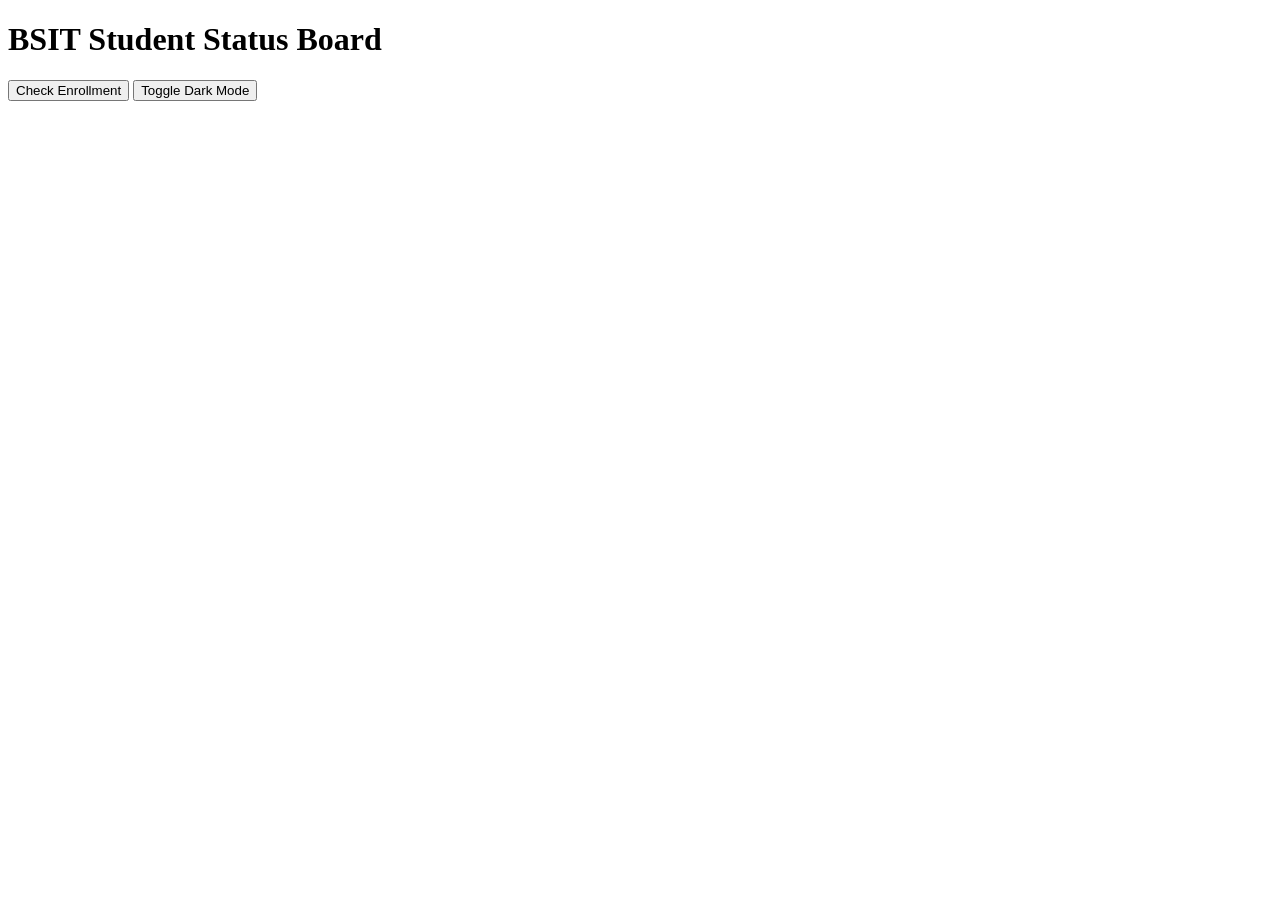
<file: Lab3_Hernandez/index.html>
<!DOCTYPE html>
<html lang="en">
<head>
    <meta charset="UTF-8">
    <meta name="viewport" content="width=device-width, initial-scale=1.0">
    <title>BSIT Student Status Board</title>
</head>
<body>
    <h1>BSIT Student Status Board</h1>
    <p id="statusMessage"></p>
    <button id="enrollBtn">Check Enrollment</button>
    <button id="themeBtn">Toggle Dark Mode</button>

    <script src="script.js"></script>
</body>
</html>
</file>
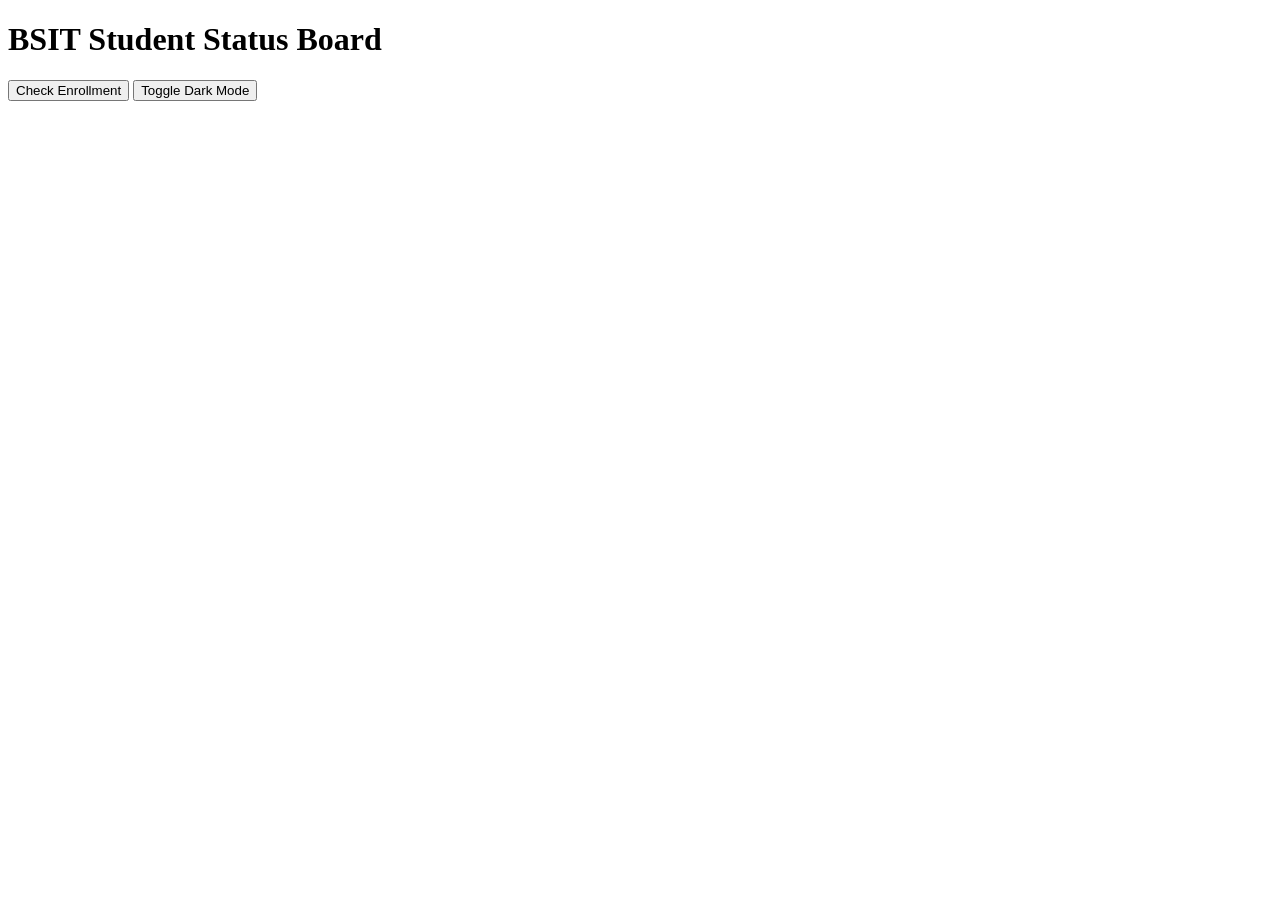
<file: Lab4_Hernandez/index.html>
<!DOCTYPE html>
<html lang="en">
<head>
    <meta charset="UTF-8">
    <meta name="viewport" content="width=device-width, initial-scale=1.0">
    <title>BSIT Student Status Board</title>
</head>
<body>
    <h1>BSIT Student Status Board</h1>
    <p id="statusMessage"></p>
    <button id="enrollBtn">Check Enrollment</button>
    <button id="themeBtn">Toggle Dark Mode</button>

    <script src="script.js"></script>
</body>
</html>
</file>
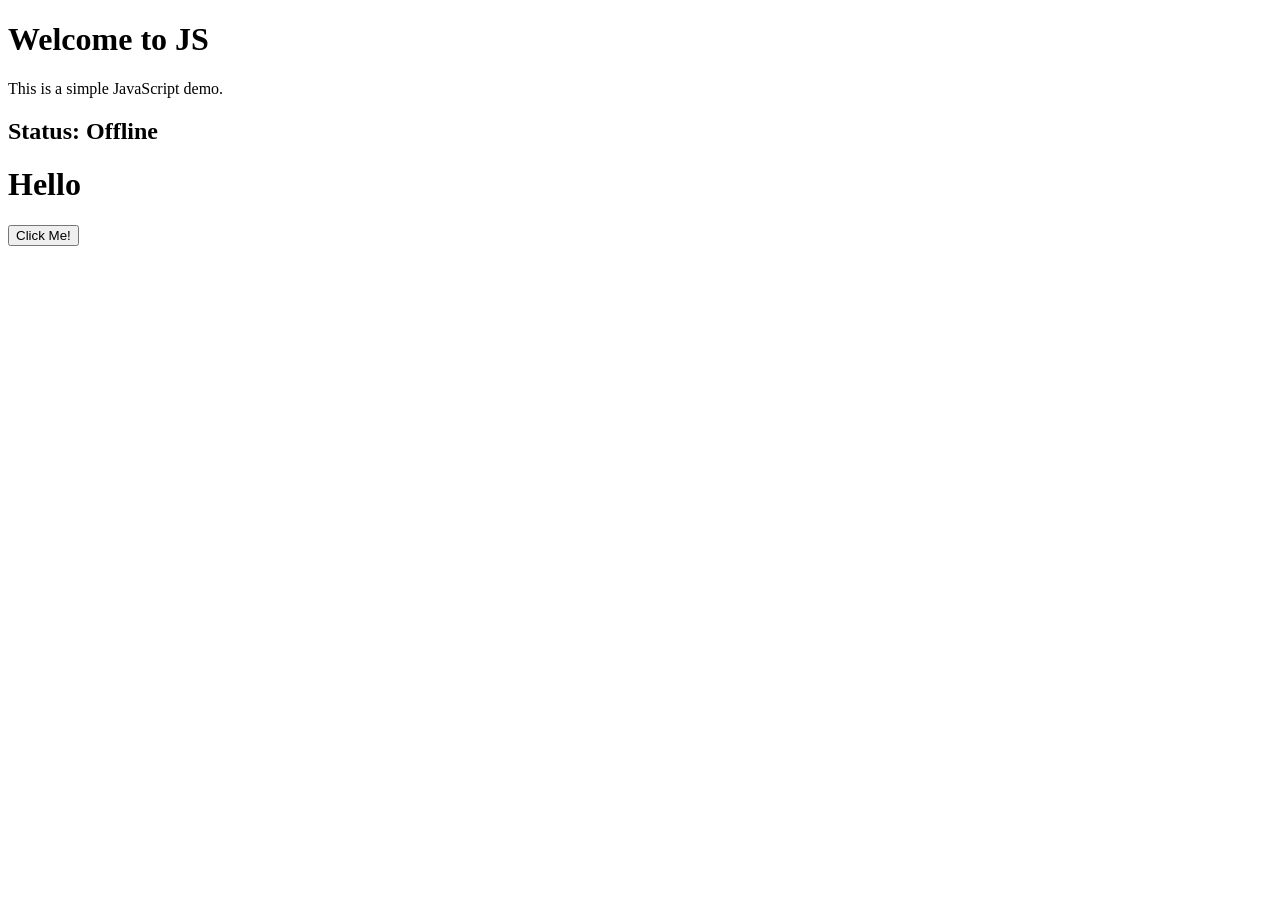
<file: JS_Lecture/js1.html>
<!DOCTYPE html>
<html>
    <head>
        <title>JavaScript Demo</title>
    </head>


    <body>
        <h1>Welcome to JS</h1>
        <p>This is a simple JavaScript demo.</p>

        <h2 id="statusMessage">Status: Offline</h2>

        <h1 id="demoText">Hello</h1>
        <button id="myBtn">Click Me!</button>

        <script>
            alert("Hello, World");

            console.log("The script is running smoothly");

            // Data Types

            const studentName = "Alice";
            let currentGrade = 85;
            let isPassing = true;

            currentGrade = 92;

            console.log("Student: " + studentName);
            console.log("Grade: " + currentGrade);

            // JS Functions

            function greetUser(name) {
                let message = "Welcome to the class. " + name + "!";
                console.log(message);
            }
            
            greetUser("Harold");
            greetUser("Ben");

            /* DOM Manipulation

            let statusElement = document.getElementById("statusMessage");

            statusElement.innerHTML = "Status: <strong>Online</strong>";

            statusELement.style.color = "green";

            */
            
            // Event: The Click Event

            let btn = document.getElementById("myBtn");
            let text = document.getElementById("demoText");

            btn.addEventListener("click", function() {
                text.innerHTML = "You clicked the button";
                text.style.color = "blue";
            });
        </script>
    </body>
</html>
</file>
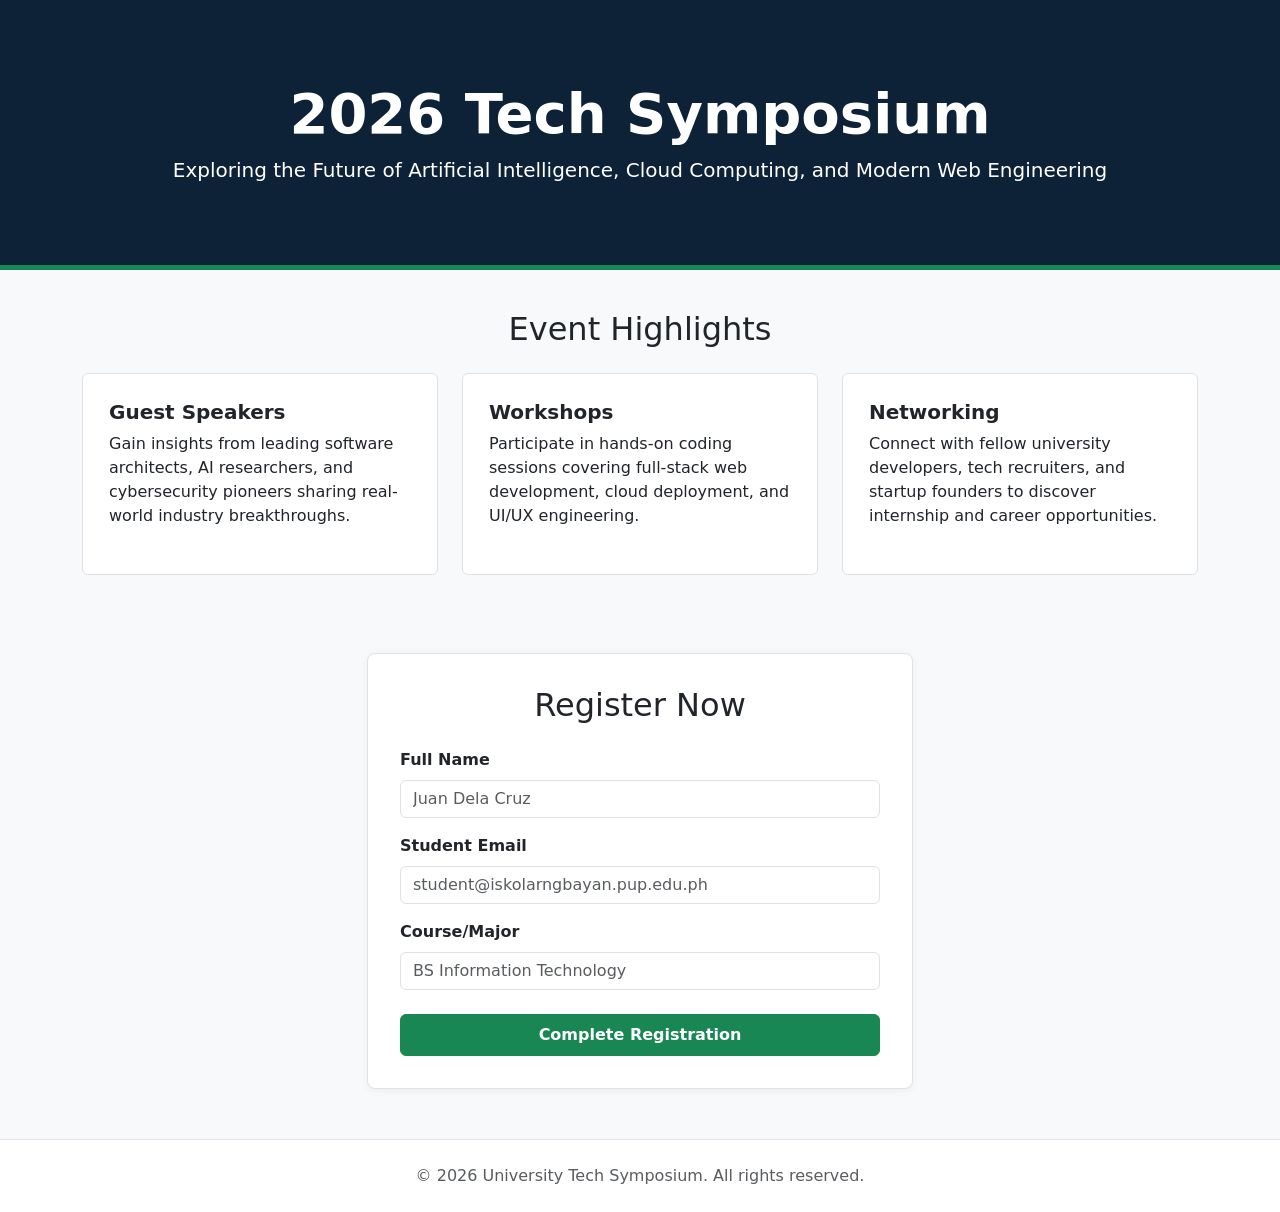
<file: lab2_hernandez/index2.html>
<!DOCTYPE html>
<html lang="en">
<head>
    <meta charset="UTF-8">
    <meta name="viewport" content="width=device-width", initial-scale=1.0">
    <title>2026 Tech Symposium Registration</title>

    <link
        href="https://cdn.jsdelivr.net/npm/bootstrap@5.3.3/dist/css/bootstrap.min.css" 
        rel="stylesheet"
        integrity="sha384-QWTKZyjpPEjISv5WaRU9OFeRpok6YctnYmDr5pNlyT2bRjXh0JMhjY6hW+ALEwIH" 
        crossorigin="anonymous"
    >

    <link rel="stylesheet" href="styles2.css">
</head>
<body>
    <header id="hero-section" class="text-center text-white">
        <div class="container">
            <h1 class="display-4 fw-bold">2026 Tech Symposium</h1>
            <p class="lead mb-0">
                Exploring the Future of Artificial Intelligence, Cloud Computing, and Modern Web Engineering
            </p>
        </div>
    </header>

    <main>
        <div class="container">
            <section class="mb-5">
                <h2 class="text-center mb-4">Event Highlights</h2>
                <div class="row">
                    <div class="col-12 col-md-4">
                        <div class="card h-100">
                            <div class="card-body">
                                <h3 class="card-title h5 fw-bold">Guest Speakers</h3>
                                <p class="card-text">
                                    Gain insights from leading software architects, AI researchers, and cybersecurity pioneers sharing real-world industry breakthroughs.
                                </p>
                            </div>
                        </div>
                    </div>
                

                    <div class="col-12 col-md-4">
                        <div class="card h-100">
                            <div class="card-body">
                                <h3 class="card-title h5 fw-bold">Workshops</h3>
                                <p class="card-text">
                                    Participate in hands-on coding sessions covering full-stack web development, cloud deployment, and UI/UX engineering.
                                </p>
                            </div>
                        </div>
                    </div>

                    <div class="col-12 col-md-4">
                        <div class="card h-100">
                            <div class="card-body">
                                <h3 class="card-title h5 fw-bold">Networking</h3>
                                <p class="card-text">
                                Connect with fellow university developers, tech recruiters, and startup founders to discover internship and career opportunities.
                                </p>
                            </div>
                        </div>    
                    </div>
                </div>
            </section>

            <div class="row justify-content-center">
                <div class="col-12 col-md-8 col-lg-6">
                    <section class="registration-wrapper">
                        <h2 class="mb-4 text-center">Register Now</h2>
                        <form action="#" method="post">
                            <div class="mb-3">
                                <label for="fullName" class="form-label fw-semibold">Full Name</label>
                                <input
                                    type="text"
                                    class="form-control"
                                    id="fullName"
                                    name="fullName"
                                    placeholder="Juan Dela Cruz"
                                    required
                                >
                            </div>

                            <div class="mb-3">
                                <label for="studentEmail" class="form-label fw-semibold">Student Email</label>
                                <input 
                                    type="email"
                                    class="form-control"
                                    id="studentEmail"
                                    name="studentEmail"
                                    placeholder="student@iskolarngbayan.pup.edu.ph"
                                    required
                                >
                            </div>

                            <div class="mb-4">
                                <label for="courseMajor" class="form-label fw-semibold">Course/Major</label>
                                <input
                                    type="text"
                                    class="form-control"
                                    id="courseMajor"
                                    name="courseMajor"
                                    placeholder="BS Information Technology"
                                    required
                                >
                            </div>

                            <button type="submit" class="btn btn-success w-100 py-2 fw-semibold">
                                Complete Registration
                            </button>
                        </form>
                    </section>
                </div>
            </div>

        </div>
    </main>

    <footer class="text-center py-4 text-muted border-top bg-white">
        <p class="mb-0">&copy; 2026 University Tech Symposium. All rights reserved.</p>
    </footer>

</body>
</html>
</file>
<file: lab2_hernandez/styles2.css>
#hero-section {
    background-color: #0d2137;
    padding-top: 80px;
    padding-bottom: 80px;
    border-bottom: 5px solid #198754;
    margin-bottom: 40px;
}

body {
    background-color: #f8f9fa;
}

.card {
    border: 1px solid #dee2e6;
    padding: 10px;
    margin-bottom: 20px;
    transition: transform 0.2s ease, box-shadow 0.2s ease;
}

.card:hover {
    transform: translateY(-4px);
    box-shadow: 0 6px 16px rgba(0, 0, 0, 0.1);
}

.registration-wrapper {
    background-color: #ffffff;
    padding: 32px;
    margin-top: 30px;
    margin-bottom: 50px;
    border: 1px solid #dee2e6;
    border-radius: 8px;
    box-shadow: 0 2px 8px rgba(0, 0, 0, 0.05);
}
</file>
